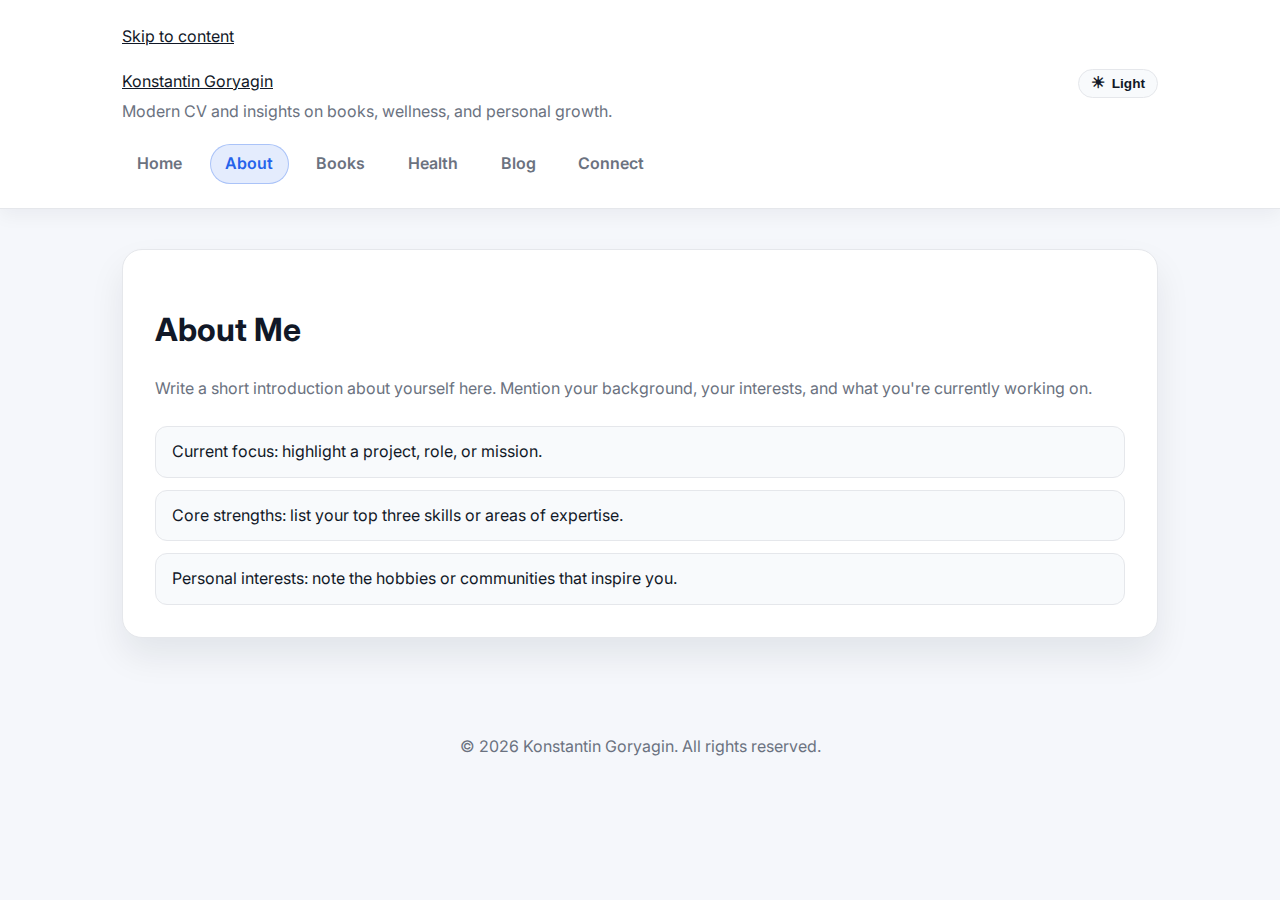
<file: about.html>
<!DOCTYPE html>
<html lang="en">
<head>
    <meta charset="UTF-8">
    <meta name="viewport" content="width=device-width, initial-scale=1.0">
    <meta name="description" content="Learn more about Konstantin Goryagin's background and current focus.">
    <meta name="theme-color" content="#0b1220">
    <meta property="og:type" content="website">
    <meta property="og:title" content="About | Konstantin Goryagin">
    <meta property="og:description" content="Background, interests, and current focus.">
    <meta property="og:url" content="https://www.konstantingoryagin.com/about.html">
    <meta name="twitter:card" content="summary">
    <title>About | Konstantin Goryagin</title>
    <link rel="canonical" href="https://www.konstantingoryagin.com/about.html">
    <link rel="icon" href="/favicon.svg" type="image/svg+xml">
    <link rel="preconnect" href="https://fonts.googleapis.com">
    <link rel="preconnect" href="https://fonts.gstatic.com" crossorigin>
    <link href="https://fonts.googleapis.com/css2?family=Inter:wght@400;500;600;700&display=swap" rel="stylesheet">
    <link rel="stylesheet" href="/styles.css">
    <script src="/site.js" defer></script>
</head>
<body>

<header data-site-header></header>

<main id="main-content">
    <section class="content-panel">
        <h1>About Me</h1>
        <p>Write a short introduction about yourself here. Mention your background, your interests, and what you're currently working on.</p>
        <ul class="highlight-list">
            <li>Current focus: highlight a project, role, or mission.</li>
            <li>Core strengths: list your top three skills or areas of expertise.</li>
            <li>Personal interests: note the hobbies or communities that inspire you.</li>
        </ul>
    </section>
</main>

<footer data-site-footer></footer>

</body>
</html>
</file>
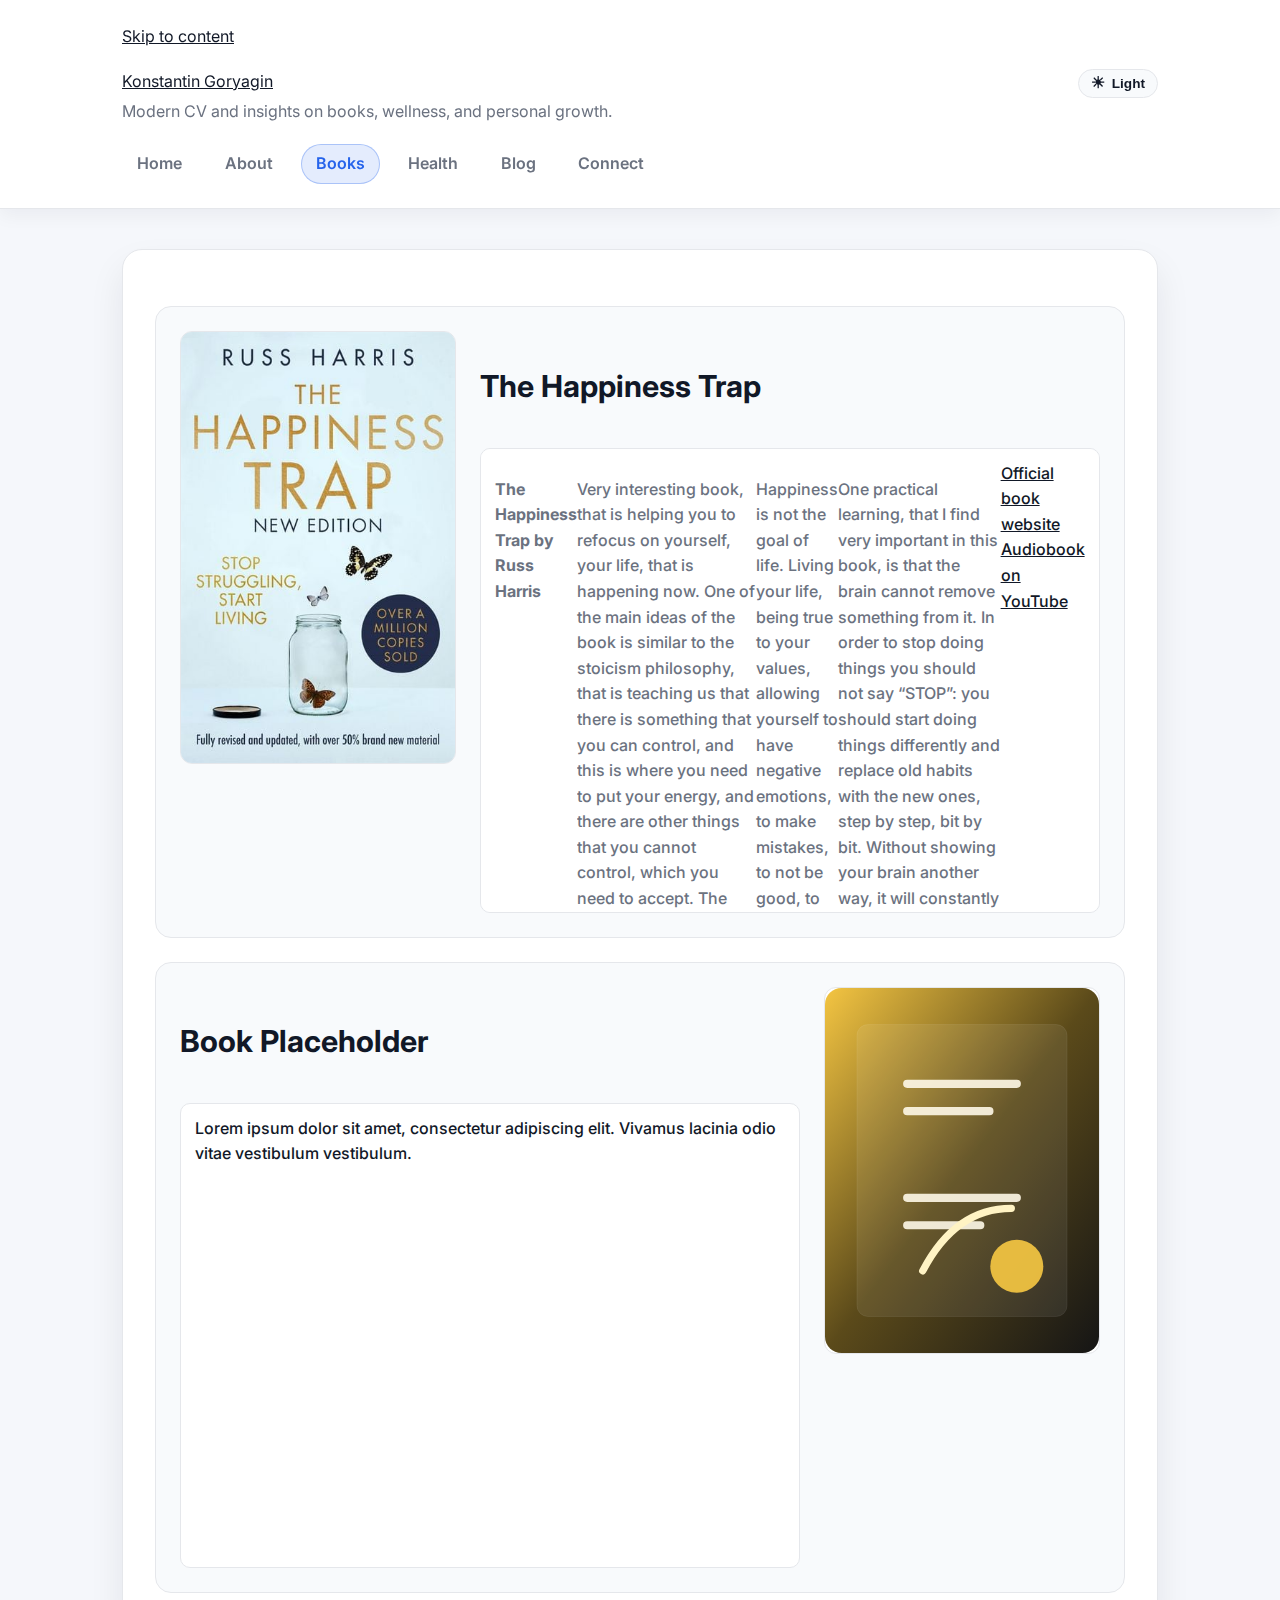
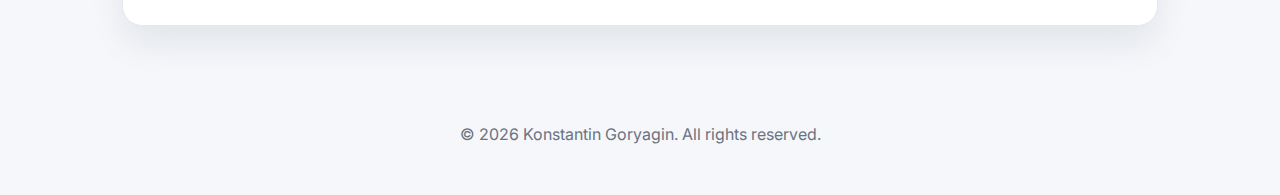
<file: books.html>
<!DOCTYPE html>
<html lang="en">
<head>
    <meta charset="UTF-8">
    <meta name="viewport" content="width=device-width, initial-scale=1.0">
    <meta name="description" content="Books, recommendations, and reading notes from Konstantin Goryagin.">
    <meta name="theme-color" content="#0b1220">
    <meta property="og:type" content="website">
    <meta property="og:title" content="Books | Konstantin Goryagin">
    <meta property="og:description" content="Books, recommendations, and reading notes.">
    <meta property="og:url" content="https://www.konstantingoryagin.com/books.html">
    <meta name="twitter:card" content="summary">
    <title>Books | Konstantin Goryagin</title>
    <link rel="canonical" href="https://www.konstantingoryagin.com/books.html">
    <link rel="icon" href="/favicon.svg" type="image/svg+xml">
    <link rel="preconnect" href="https://fonts.googleapis.com">
    <link rel="preconnect" href="https://fonts.gstatic.com" crossorigin>
    <link href="https://fonts.googleapis.com/css2?family=Inter:wght@400;500;600;700&display=swap" rel="stylesheet">
    <link rel="stylesheet" href="/styles.css">
    <script src="/site.js" defer></script>
</head>
<body>

<header data-site-header></header>

<main id="main-content">
    <section class="content-panel">
        <ul class="books-list">
            <li class="book-row">
                <div class="book-photo">
                    <img src="/assets/the-happiness-trap-2nd-edition-taschenbuch-russ-harris-englisch.jpeg" alt="Placeholder cover for Book One" loading="lazy">
                </div>
                <div class="book-review">
                    <h2>The Happiness Trap</h2>
                    <div class="review-field">
                        <p><strong>The Happiness Trap by Russ Harris</strong></p>
                        <p>
                            Very interesting book, that is helping you to refocus on yourself, your life, that is happening now.
                            One of the main ideas of the book is similar to the stoicism philosophy, that is teaching us that there
                            is something that you can control, and this is where you need to put your energy, and there are other
                            things that you cannot control, which you need to accept. The book is focused a lot on the feelings
                            and emotions, that you cannot control, that come and go as the clouds on the sky. But you can control
                            the reactions, how much attention those emotions get and how much lifetime they consume.
                        </p>
                        <p>
                            Happiness is not the goal of life. Living your life, being true to your values, allowing yourself to
                            have negative emotions, to make mistakes, to not be good, to not be enough, to struggle, suffer, but
                            still see all this as part of the journey and enjoy the path.
                        </p>
                        <p>
                            One practical learning, that I find very important in this book, is that the brain cannot remove something
                            from it. In order to stop doing things you should not say &ldquo;STOP&rdquo;: you should start doing things
                            differently and replace old habits with the new ones, step by step, bit by bit. Without showing your
                            brain another way, it will constantly return to the known patterns, to the comfort zone, simply because
                            it does not know any other way, the toolbox is limited. Work on your toolbox, provide your brain with
                            the alternatives, and see what happens.
                        </p>
                        <div class="review-links">
                            <a href="https://thehappinesstrap.com/" target="_blank" rel="noopener">Official book website</a>
                            <a href="https://www.youtube.com/watch?v=7nsoYTn8mvc" target="_blank" rel="noopener">Audiobook on YouTube</a>
                        </div>
                    </div>
                </div>
            </li>
            <li class="book-row">
                <div class="book-photo">
                    <img src="/assets/book-placeholder.svg" alt="Placeholder cover for Book Two" loading="lazy">
                </div>
                <div class="book-review">
                    <h2>Book Placeholder</h2>
                    <div class="review-field">
                        Lorem ipsum dolor sit amet, consectetur adipiscing elit. Vivamus lacinia odio vitae vestibulum vestibulum.
                    </div>
                </div>
            </li>
        </ul>
    </section>
</main>

<footer data-site-footer></footer>

</body>
</html>
</file>
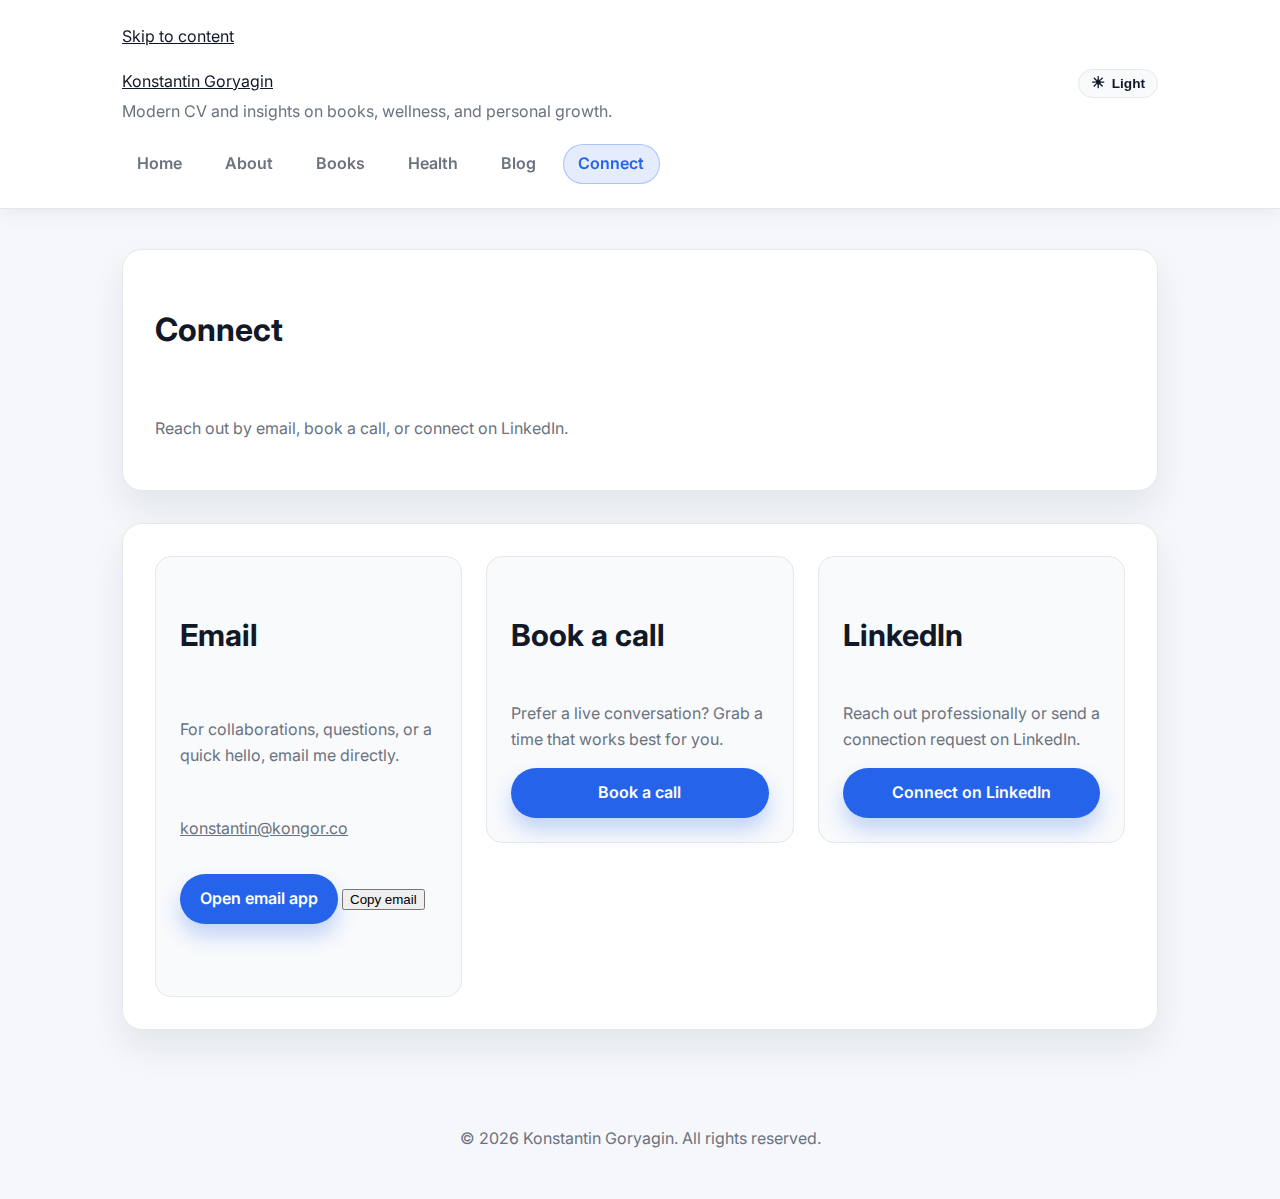
<file: connect.html>
<!DOCTYPE html>
<html lang="en">
<head>
    <meta charset="UTF-8">
    <meta name="viewport" content="width=device-width, initial-scale=1.0">
    <meta name="description" content="Ways to connect with Konstantin Goryagin.">
    <meta name="theme-color" content="#0b1220">
    <meta property="og:type" content="website">
    <meta property="og:title" content="Connect | Konstantin Goryagin">
    <meta property="og:description" content="Email, scheduling, and LinkedIn contact options.">
    <meta property="og:url" content="https://www.konstantingoryagin.com/connect.html">
    <meta name="twitter:card" content="summary">
    <title>Connect | Konstantin Goryagin</title>
    <link rel="canonical" href="https://www.konstantingoryagin.com/connect.html">
    <link rel="icon" href="/favicon.svg" type="image/svg+xml">
    <link rel="preconnect" href="https://fonts.googleapis.com">
    <link rel="preconnect" href="https://fonts.gstatic.com" crossorigin>
    <link href="https://fonts.googleapis.com/css2?family=Inter:wght@400;500;600;700&display=swap" rel="stylesheet">
    <link rel="stylesheet" href="/styles.css">
    <script src="/site.js" defer></script>
</head>
<body>

<header data-site-header></header>

<main id="main-content">
    <section class="content-panel connect-panel">
        <h1>Connect</h1>
        <p>Reach out by email, book a call, or connect on LinkedIn.</p>
    </section>

    <section class="content-panel connect-panel">
        <div class="connect-grid">
            <article class="connect-card">
                <h2>Email</h2>
                <p>For collaborations, questions, or a quick hello, email me directly.</p>
                <p class="contact-detail">
                    <a class="contact-link" href="mailto:konstantin@kongor.co">konstantin@kongor.co</a>
                </p>
                <div class="button-row">
                    <a class="button-primary" href="mailto:konstantin@kongor.co">Open email app</a>
                    <button
                        class="button-secondary"
                        type="button"
                        data-copy-email="konstantin@kongor.co"
                        data-feedback-target="email-copy-feedback">
                        Copy email
                    </button>
                </div>
                <p class="feedback-text" id="email-copy-feedback" aria-live="polite"></p>
            </article>
            <article class="connect-card connect-actions">
                <h2>Book a call</h2>
                <p>Prefer a live conversation? Grab a time that works best for you.</p>
                <a class="button-primary" href="https://calendar.app.google/ih252AStM5qG3P7A7" target="_blank" rel="noopener">Book a call</a>
            </article>
            <article class="connect-card connect-actions">
                <h2>LinkedIn</h2>
                <p>Reach out professionally or send a connection request on LinkedIn.</p>
                <a class="button-primary" href="https://www.linkedin.com/in/konstantin-goryagin/" target="_blank" rel="noopener">Connect on LinkedIn</a>
            </article>
        </div>
    </section>
</main>

<footer data-site-footer></footer>

</body>
</html>
</file>
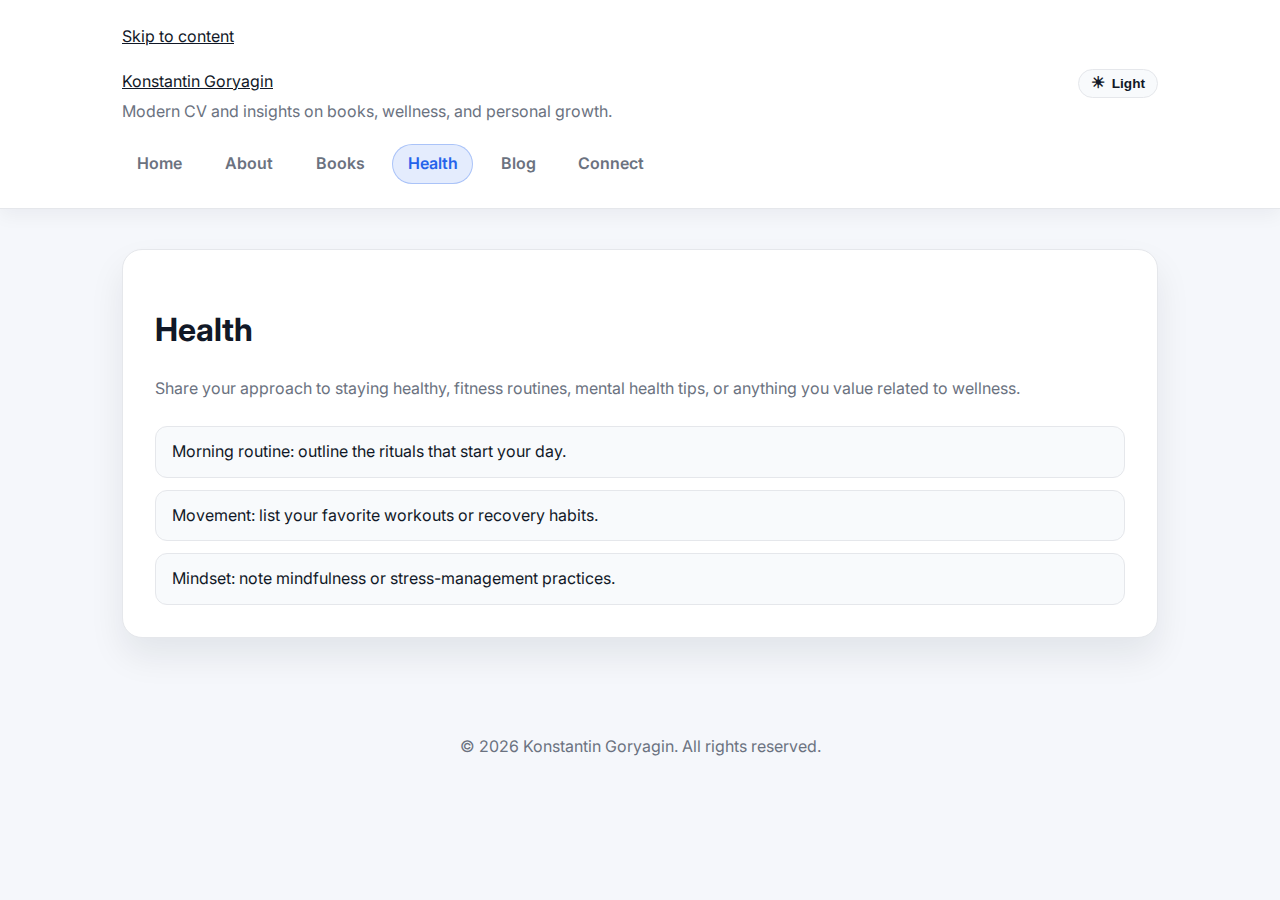
<file: health.html>
<!DOCTYPE html>
<html lang="en">
<head>
    <meta charset="UTF-8">
    <meta name="viewport" content="width=device-width, initial-scale=1.0">
    <meta name="description" content="Health routines, wellness priorities, and habits from Konstantin Goryagin.">
    <meta name="theme-color" content="#0b1220">
    <meta property="og:type" content="website">
    <meta property="og:title" content="Health | Konstantin Goryagin">
    <meta property="og:description" content="Health routines, wellness priorities, and habits.">
    <meta property="og:url" content="https://www.konstantingoryagin.com/health.html">
    <meta name="twitter:card" content="summary">
    <title>Health | Konstantin Goryagin</title>
    <link rel="canonical" href="https://www.konstantingoryagin.com/health.html">
    <link rel="icon" href="/favicon.svg" type="image/svg+xml">
    <link rel="preconnect" href="https://fonts.googleapis.com">
    <link rel="preconnect" href="https://fonts.gstatic.com" crossorigin>
    <link href="https://fonts.googleapis.com/css2?family=Inter:wght@400;500;600;700&display=swap" rel="stylesheet">
    <link rel="stylesheet" href="/styles.css">
    <script src="/site.js" defer></script>
</head>
<body>

<header data-site-header></header>

<main id="main-content">
    <section class="content-panel">
        <h1>Health</h1>
        <p>Share your approach to staying healthy, fitness routines, mental health tips, or anything you value related to wellness.</p>
        <ul class="highlight-list">
            <li>Morning routine: outline the rituals that start your day.</li>
            <li>Movement: list your favorite workouts or recovery habits.</li>
            <li>Mindset: note mindfulness or stress-management practices.</li>
        </ul>
    </section>
</main>

<footer data-site-footer></footer>

</body>
</html>
</file>
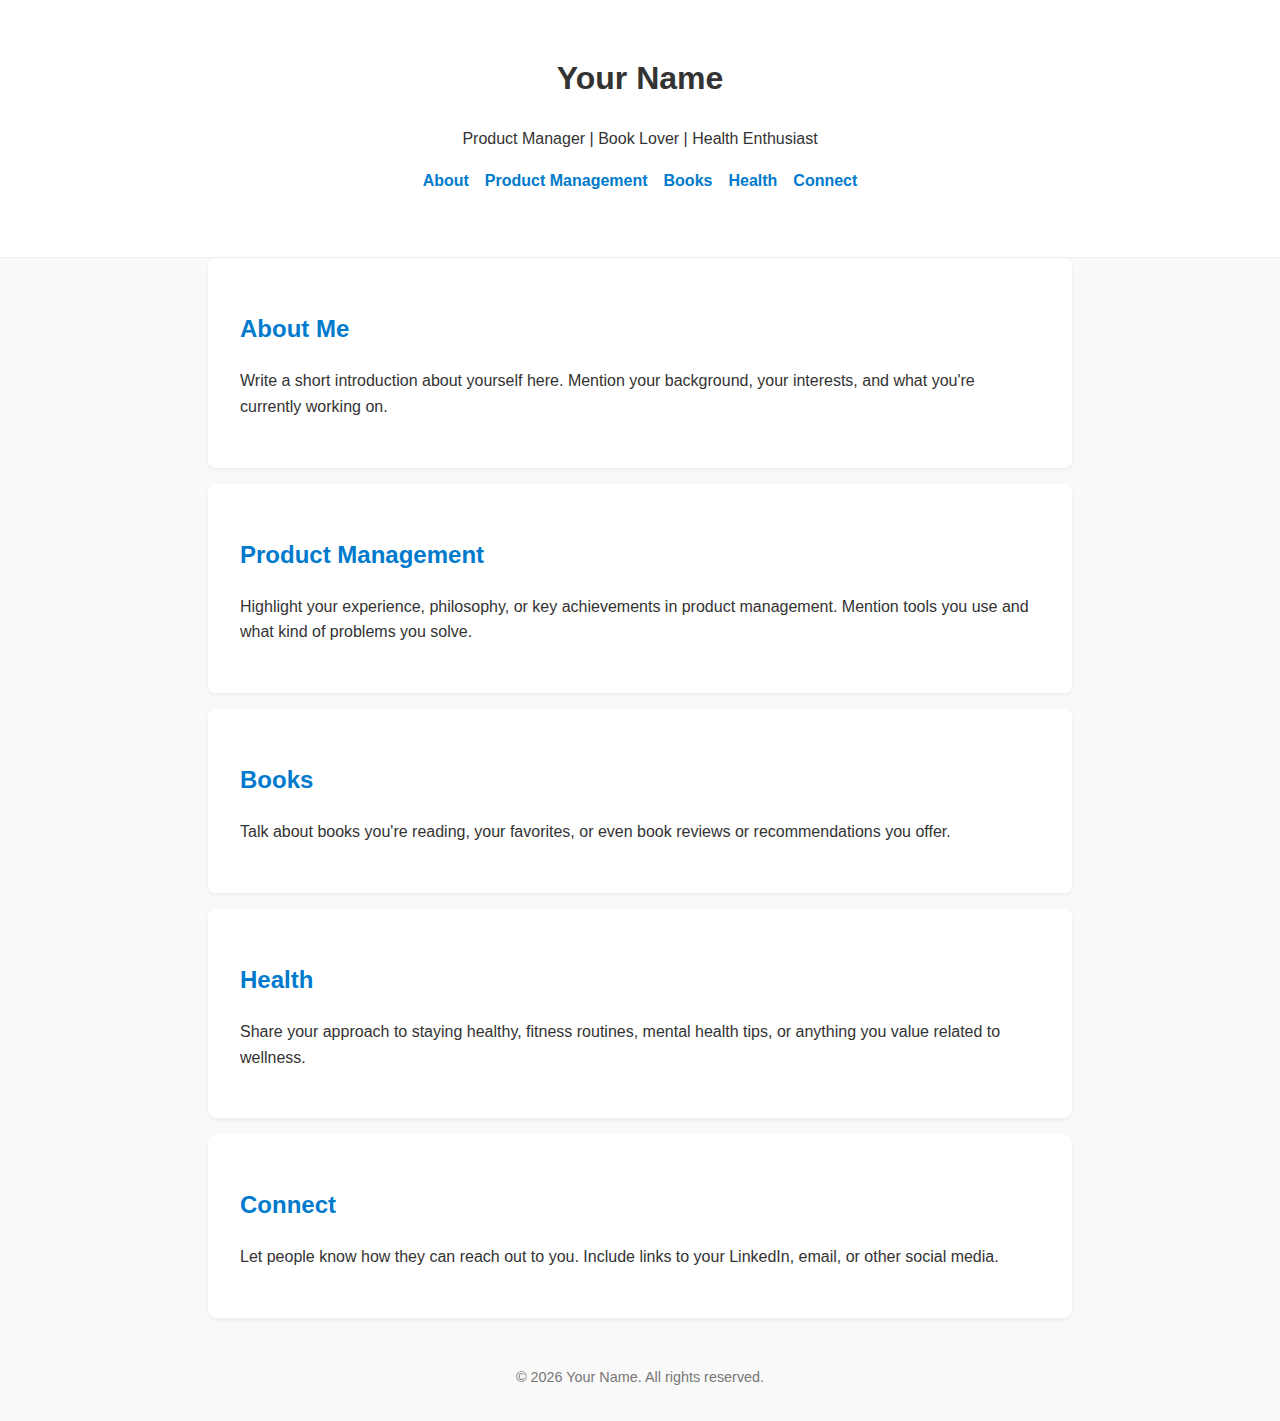
<file: personal_cv_site.html>
<!DOCTYPE html>
<html lang="en">
<head>
    <meta charset="UTF-8">
    <meta name="viewport" content="width=device-width, initial-scale=1.0">
    <title>My Personal CV</title>
    <style>
        body {
            font-family: Arial, sans-serif;
            margin: 0;
            line-height: 1.6;
            background-color: #f9f9f9;
            color: #333;
        }
        header {
            background: #fff;
            padding: 2rem;
            text-align: center;
            border-bottom: 1px solid #eee;
        }
        nav {
            display: flex;
            justify-content: center;
            gap: 1rem;
            margin-bottom: 2rem;
        }
        nav a {
            text-decoration: none;
            color: #007acc;
            font-weight: bold;
        }
        section {
            max-width: 800px;
            margin: auto;
            padding: 2rem;
            background: white;
            margin-bottom: 1rem;
            border-radius: 8px;
            box-shadow: 0 2px 4px rgba(0,0,0,0.05);
        }
        h2 {
            color: #007acc;
        }
        footer {
            text-align: center;
            padding: 2rem;
            font-size: 0.9rem;
            color: #777;
        }
    </style>
</head>
<body>

<header>
    <h1>Your Name</h1>
    <p>Product Manager | Book Lover | Health Enthusiast</p>
    <nav>
        <a href="#about">About</a>
        <a href="#product">Product Management</a>
        <a href="#books">Books</a>
        <a href="#health">Health</a>
        <a href="#connect">Connect</a>
    </nav>
</header>

<section id="about">
    <h2>About Me</h2>
    <p>Write a short introduction about yourself here. Mention your background, your interests, and what you're currently working on.</p>
</section>

<section id="product">
    <h2>Product Management</h2>
    <p>Highlight your experience, philosophy, or key achievements in product management. Mention tools you use and what kind of problems you solve.</p>
</section>

<section id="books">
    <h2>Books</h2>
    <p>Talk about books you're reading, your favorites, or even book reviews or recommendations you offer.</p>
</section>

<section id="health">
    <h2>Health</h2>
    <p>Share your approach to staying healthy, fitness routines, mental health tips, or anything you value related to wellness.</p>
</section>

<section id="connect">
    <h2>Connect</h2>
    <p>Let people know how they can reach out to you. Include links to your LinkedIn, email, or other social media.</p>
</section>

<footer>
    &copy; 2026 Your Name. All rights reserved.
</footer>

</body>
</html>
</file>
<file: styles.css>
:root {
  color-scheme: dark;
  --bg: #0b1220;
  --surface: #111827;
  --surface-muted: #192334;
  --surface-strong: #1f2b40;
  --text: #f8fafc;
  --muted: #94a3b8;
  --primary: #60a5fa;
  --primary-soft: rgba(96, 165, 250, 0.16);
  --border: #263449;
  --shadow: 0 18px 35px rgba(0, 0, 0, 0.4);
}

:root[data-theme="light"] {
  color-scheme: light;
  --bg: #f5f7fb;
  --surface: #ffffff;
  --surface-muted: #f8fafc;
  --surface-strong: #eef2f7;
  --text: #111827;
  --muted: #6b7280;
  --primary: #2563eb;
  --primary-soft: rgba(37, 99, 235, 0.12);
  --border: #e5e7eb;
  --shadow: 0 18px 35px rgba(15, 23, 42, 0.08);
}

:root[data-theme="dark"] {
  color-scheme: dark;
}

* {
  box-sizing: border-box;
}

body {
  margin: 0;
  font-family: "Inter", "Segoe UI", system-ui, -apple-system, sans-serif;
  background: var(--bg);
  color: var(--text);
  line-height: 1.6;
}

a {
  color: inherit;
}

header {
  background: var(--surface);
  border-bottom: 1px solid var(--border);
  box-shadow: 0 6px 18px rgba(15, 23, 42, 0.05);
  position: sticky;
  top: 0;
  z-index: 1000;
}

.header-inner {
  max-width: 1100px;
  margin: 0 auto;
  padding: 1.5rem 2rem;
  display: flex;
  flex-direction: column;
  gap: 1.2rem;
}

.header-top {
  display: flex;
  align-items: flex-start;
  justify-content: space-between;
  gap: 1rem;
}

.header-title {
  display: flex;
  flex-direction: column;
  gap: 0.3rem;
}

.theme-toggle {
  border: 1px solid var(--border);
  background: var(--surface-muted);
  color: var(--text);
  border-radius: 999px;
  padding: 0.35rem 0.75rem;
  font-weight: 600;
  font-size: 0.85rem;
  display: inline-flex;
  align-items: center;
  gap: 0.4rem;
  cursor: pointer;
  transition: background 0.2s ease, border-color 0.2s ease, color 0.2s ease;
}

.theme-toggle:hover,
.theme-toggle:focus-visible {
  background: var(--surface-strong);
  border-color: var(--primary);
  color: var(--primary);
}

.theme-toggle-icon {
  font-size: 1rem;
  line-height: 1;
}

.header-title h1 {
  margin: 0;
  font-size: 2.2rem;
}

.header-title p {
  margin: 0;
  color: var(--muted);
}

nav {
  display: flex;
  flex-wrap: wrap;
  gap: 0.75rem;
}

nav a {
  text-decoration: none;
  font-weight: 600;
  padding: 0.4rem 0.9rem;
  border-radius: 999px;
  background: transparent;
  color: var(--muted);
  border: 1px solid transparent;
  transition: all 0.2s ease;
}

nav a:hover,
nav a:focus-visible {
  color: var(--primary);
  background: var(--primary-soft);
  border-color: rgba(37, 99, 235, 0.2);
}

nav a[aria-current="page"] {
  color: var(--primary);
  background: var(--primary-soft);
  border-color: rgba(37, 99, 235, 0.3);
}

main {
  max-width: 1100px;
  margin: 0 auto;
  padding: 2.5rem 2rem 3rem;
}

.hero {
  display: grid;
  grid-template-columns: repeat(auto-fit, minmax(240px, 1fr));
  gap: 2rem;
  align-items: center;
  margin-bottom: 2rem;
}

.hero-card {
  background: var(--surface);
  border-radius: 20px;
  padding: 2rem;
  box-shadow: var(--shadow);
  border: 1px solid var(--border);
}

.hero-card h2 {
  margin-top: 0;
  font-size: 1.8rem;
}

.hero-card p {
  margin-bottom: 0;
  color: var(--muted);
}

.section-grid {
  display: grid;
  gap: 1.5rem;
  grid-template-columns: repeat(auto-fit, minmax(240px, 1fr));
}

.section-card {
  background: var(--surface);
  padding: 1.6rem;
  border-radius: 18px;
  border: 1px solid var(--border);
  box-shadow: 0 12px 24px rgba(15, 23, 42, 0.06);
  display: flex;
  flex-direction: column;
  gap: 0.75rem;
}

.section-card h3 {
  margin: 0;
  font-size: 1.25rem;
}

.section-card p {
  margin: 0;
  color: var(--muted);
}

.section-card a {
  color: var(--primary);
  font-weight: 600;
  text-decoration: none;
}

.content-panel {
  background: var(--surface);
  border-radius: 20px;
  padding: 2rem;
  border: 1px solid var(--border);
  box-shadow: var(--shadow);
}

.page-intro {
  margin-bottom: 2rem;
}

.page-intro h2 {
  margin: 0 0 0.5rem;
  font-size: 2rem;
}

.page-intro p {
  margin: 0;
  color: var(--muted);
}

.article-section {
  background: var(--surface);
  border-radius: 20px;
  border: 1px solid var(--border);
  box-shadow: var(--shadow);
  overflow: hidden;
  display: grid;
  grid-template-columns: minmax(0, 1fr);
  gap: 1.5rem;
  margin-bottom: 1.75rem;
}

.article-banner {
  width: 100%;
  height: 220px;
  overflow: hidden;
}

.article-banner img {
  width: 100%;
  height: 100%;
  object-fit: cover;
  display: block;
}

.article-content {
  padding: 0 2rem 2rem;
  display: flex;
  flex-direction: column;
  gap: 1rem;
}

.article-content h3 {
  margin: 0;
  font-size: 1.5rem;
}

.article-excerpt,
.article-body p {
  margin: 0;
  color: var(--muted);
}

.article-body {
  border-top: 1px solid var(--border);
  padding-top: 1rem;
}

.article-toggle {
  align-self: flex-start;
  border-radius: 999px;
  border: 1px solid var(--border);
  background: var(--surface-muted);
  color: var(--text);
  padding: 0.6rem 1.2rem;
  font-weight: 600;
  cursor: pointer;
  transition: border-color 0.2s ease, color 0.2s ease, background 0.2s ease;
}

.article-toggle:hover,
.article-toggle:focus-visible {
  border-color: var(--primary);
  color: var(--primary);
  background: var(--primary-soft);
}

.article-section.is-expanded .article-toggle {
  background: var(--surface-strong);
}

.content-panel h2 {
  margin-top: 1em;
  font-size: 1.9rem;
}

.content-panel p {
  color: var(--muted);
}

.highlight-list {
  margin: 1.5rem 0 0;
  padding: 0;
  list-style: none;
  display: grid;
  gap: 0.75rem;
}

.highlight-list li {
  background: var(--surface-muted);
  border-radius: 12px;
  padding: 0.75rem 1rem;
  border: 1px solid var(--border);
}

.books-list {
  margin: 1.5rem 0 0;
  padding: 0;
  list-style: none;
  display: flex;
  flex-direction: column;
  gap: 1.5rem;
}

.book-row {
  display: flex;
  gap: 1.5rem;
  align-items: stretch;
  background: var(--surface-muted);
  border: 1px solid var(--border);
  border-radius: 16px;
  padding: 1.5rem;
}

.book-row:nth-child(even) {
  flex-direction: row-reverse;
}

.book-photo {
  flex: 0 0 30%;
  display: flex;
  flex-direction: column;
  gap: 0.75rem;
}

.book-photo img {
  width: 100%;
  height: auto;
  border-radius: 12px;
  border: 1px solid var(--border);
  object-fit: cover;
  background: var(--surface);
}

.book-review {
  flex: 1 1 70%;
  display: flex;
  flex-direction: column;
  gap: 0.75rem;
}

.book-review h3 {
  margin: 0;
  font-size: 1.25rem;
}

.upload-field {
  display: flex;
  flex-direction: column;
  gap: 0.5rem;
  font-weight: 600;
}

.review-field {
  border-radius: 10px;
  border: 1px solid var(--border);
  padding: 0.75rem 0.9rem;
  background: var(--surface);
  font-weight: 500;
  line-height: 1.6;
  aspect-ratio: 4 / 3;
  display: flex;
  align-items: flex-start;
  width: 100%;
  overflow: auto;
}

.upload-field input {
  border-radius: 10px;
  border: 1px solid var(--border);
  padding: 0.65rem 0.85rem;
  font: inherit;
  background: var(--surface);
}

.upload-field input:focus {
  outline: 2px solid rgba(37, 99, 235, 0.35);
  border-color: rgba(37, 99, 235, 0.4);
}

.connect-panel {
  display: flex;
  flex-direction: column;
  gap: 1.5rem;
}

.connect-panel + .connect-panel {
  margin-top: 2rem;
}

.connect-grid {
  display: grid;
  gap: 1.5rem;
  grid-template-columns: repeat(auto-fit, minmax(260px, 1fr));
  align-items: start;
}

.connect-card {
  background: var(--surface-muted);
  border: 1px solid var(--border);
  border-radius: 16px;
  padding: 1.5rem;
  display: flex;
  flex-direction: column;
  gap: 1rem;
}

.connect-card h3 {
  margin: 0;
  font-size: 1.3rem;
}

.contact-form label {
  display: flex;
  flex-direction: column;
  gap: 0.5rem;
  font-weight: 600;
  color: var(--text);
}

.contact-form input,
.contact-form textarea {
  border-radius: 10px;
  border: 1px solid var(--border);
  padding: 0.75rem 0.9rem;
  font: inherit;
  background: var(--surface);
}

.contact-form textarea {
  resize: none;
  min-height: 140px;
}

.contact-form input:focus,
.contact-form textarea:focus {
  outline: 2px solid rgba(37, 99, 235, 0.35);
  border-color: rgba(37, 99, 235, 0.4);
}

.button-primary {
  display: inline-flex;
  align-items: center;
  justify-content: center;
  padding: 0.75rem 1.25rem;
  border-radius: 999px;
  background: var(--primary);
  color: #fff;
  text-decoration: none;
  font-weight: 600;
  border: none;
  cursor: pointer;
  transition: transform 0.2s ease, box-shadow 0.2s ease;
  box-shadow: 0 12px 20px rgba(37, 99, 235, 0.25);
}

.button-primary:hover,
.button-primary:focus-visible {
  transform: translateY(-1px);
  box-shadow: 0 16px 26px rgba(37, 99, 235, 0.28);
}

.connect-actions p {
  margin: 0;
  color: var(--muted);
}

.social-link {
  display: inline-flex;
  align-items: center;
  gap: 0.6rem;
  font-weight: 600;
  text-decoration: none;
  color: var(--text);
}

.social-icon {
  width: 40px;
  height: 40px;
  border-radius: 12px;
  display: inline-flex;
  align-items: center;
  justify-content: center;
  background: var(--surface-strong);
  color: var(--primary);
}

.social-icon svg {
  width: 22px;
  height: 22px;
  fill: currentColor;
}

footer {
  text-align: center;
  padding: 2rem;
  color: var(--muted);
}

@media (max-width: 720px) {
  .header-inner {
    padding: 1.5rem;
  }

  main {
    padding: 2rem 1.5rem 2.5rem;
  }

  .book-row,
  .book-row:nth-child(even) {
    flex-direction: column;
  }

  .book-photo,
  .book-review {
    flex: 1 1 auto;
  }

  .article-content {
    padding: 0 1.5rem 1.75rem;
  }
}
</file>
